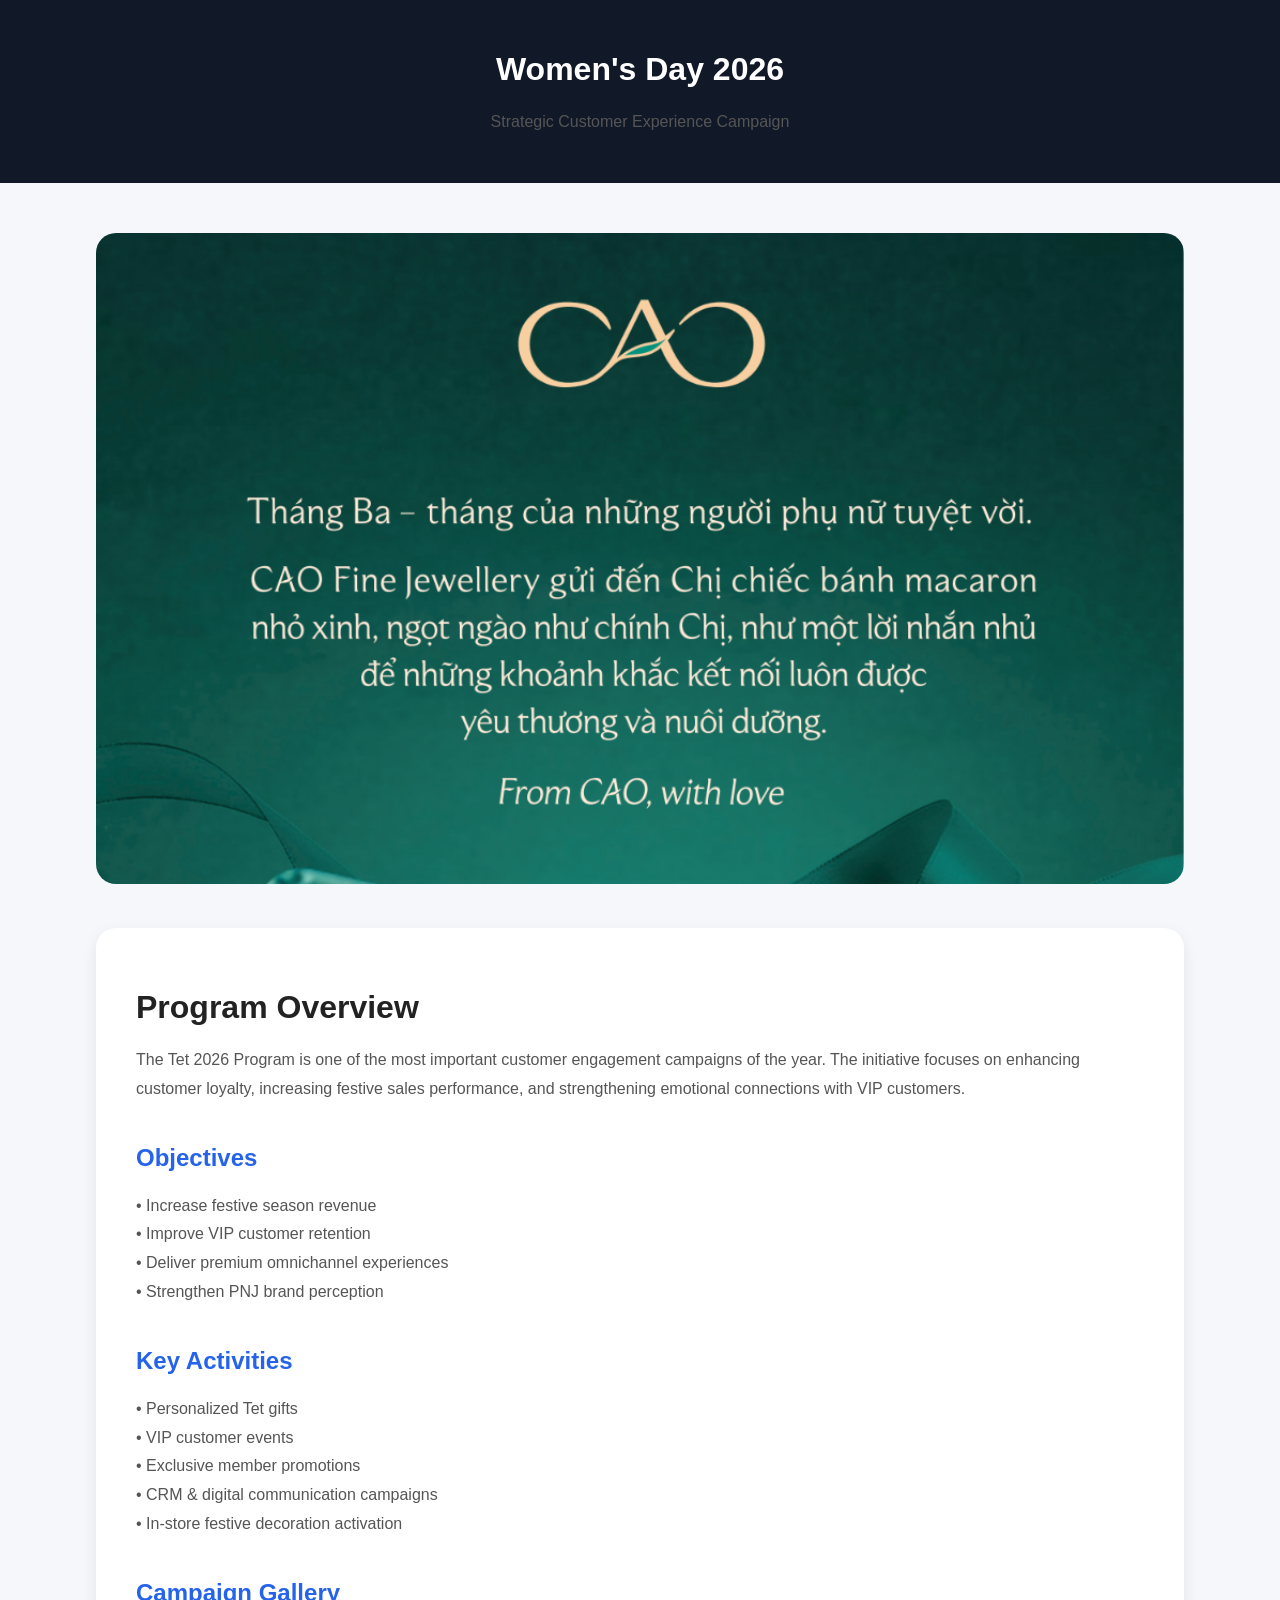
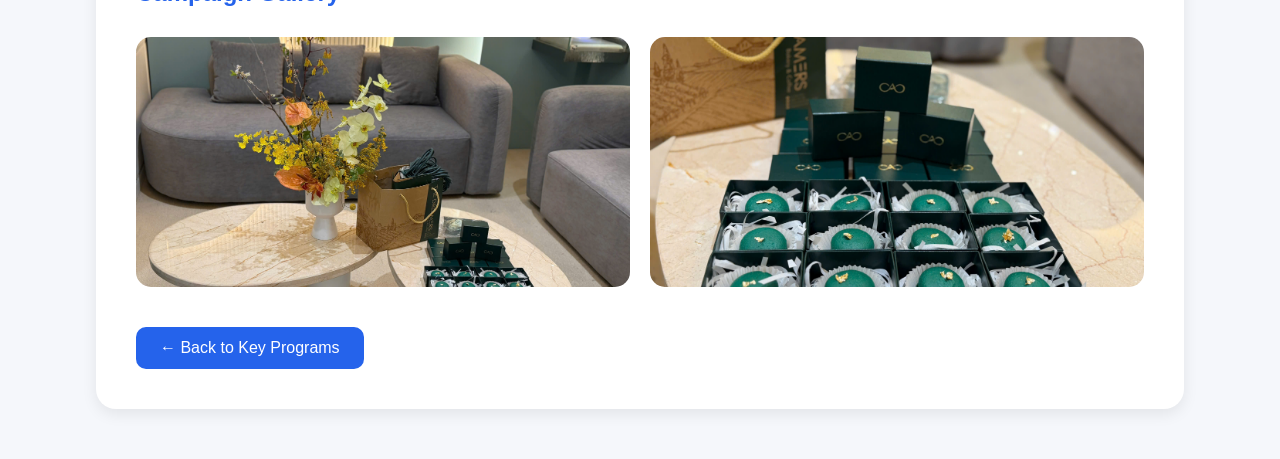
<file: programs/2026/womensday2026.html>
<!DOCTYPE html>
<html lang="en">

    <head>
        <meta charset="UTF-8">
        <meta name="viewport" content="width=device-width, initial-scale=1.0">

        <title>Women's Day 2026</title>
        <link rel="stylesheet" href="style.css">
    </head>

    <body>

        <header>
            <h1>Women's Day 2026</h1>
            <p>Strategic Customer Experience Campaign</p>
        </header>

        <div class="container">
            <img src="images\womensday2026\macaron_combined.png" class="hero-image">

            <div class="content-box">

                <h1>Program Overview</h1>

                <p>
                    The Tet 2026 Program is one of the most important customer engagement
                    campaigns of the year. The initiative focuses on enhancing customer
                    loyalty, increasing festive sales performance, and strengthening
                    emotional connections with VIP customers.
                </p>

                <h2>Objectives</h2>

                <p>
                    • Increase festive season revenue<br>
                    • Improve VIP customer retention<br>
                    • Deliver premium omnichannel experiences<br>
                    • Strengthen PNJ brand perception
                </p>

                <h2>Key Activities</h2>

                <p>
                    • Personalized Tet gifts<br>
                    • VIP customer events<br>
                    • Exclusive member promotions<br>
                    • CRM & digital communication campaigns<br>
                    • In-store festive decoration activation
                </p>

                <h2>Campaign Gallery</h2>

                <div class="gallery">
                    <img src="images\womensday2026\1781774374942_7406953032105942715_7406953032105942715_33056bf17c8c1f97d8560afa17647e01.jpg">
                    <img src="images\womensday2026\1781774362358_7406953032105942715_7406953032105942715_48844e9d83bd78882d5e3f2683e649ab.jpg">
                    <!-- <img src="https://images.unsplash.com/photo-1485879136085-498c6c2a1a2f?q=80&w=1200&auto=format&fit=crop"> -->

                </div>

                <a href="programs2026.html" class="back-btn">
                    ← Back to Key Programs
                </a>

            </div>
        </div>
    </body>
    
</html>
</file>
<file: programs/2026/style.css>
body{
    font-family:Arial;
    background:#f5f7fb;
    margin:0;
    color:#222;
}

header{
    background:#111827;
    color:white;
    padding:30px;
    text-align:center;
}

.container{
    width:85%;
    margin:auto;
    padding:50px 0;
}

.hero-image{
    width:100%;
    border-radius:20px;
    margin-bottom:40px;
}

.content-box{
    background:white;
    padding:40px;
    border-radius:20px;
    box-shadow:0 5px 15px rgba(0,0,0,0.08);
}

h1{
    margin-bottom:20px;
}

h2{
    margin-top:40px;
    color:#2563eb;
}

p{
    line-height:1.8;
    color:#555;
}

.gallery{
    display:grid;
    grid-template-columns:repeat(auto-fit,minmax(300px,1fr));
    gap:20px;
    margin-top:30px;
}

.gallery img{
    width:100%;
    border-radius:15px;
    height:250px;
    object-fit:cover;
}

.back-btn{
    display:inline-block;
    margin-top:40px;
    padding:12px 24px;
    background:#2563eb;
    color:white;
    text-decoration:none;
    border-radius:10px;
}

.back-btn:hover{
    background:#1d4ed8;
}
</file>
